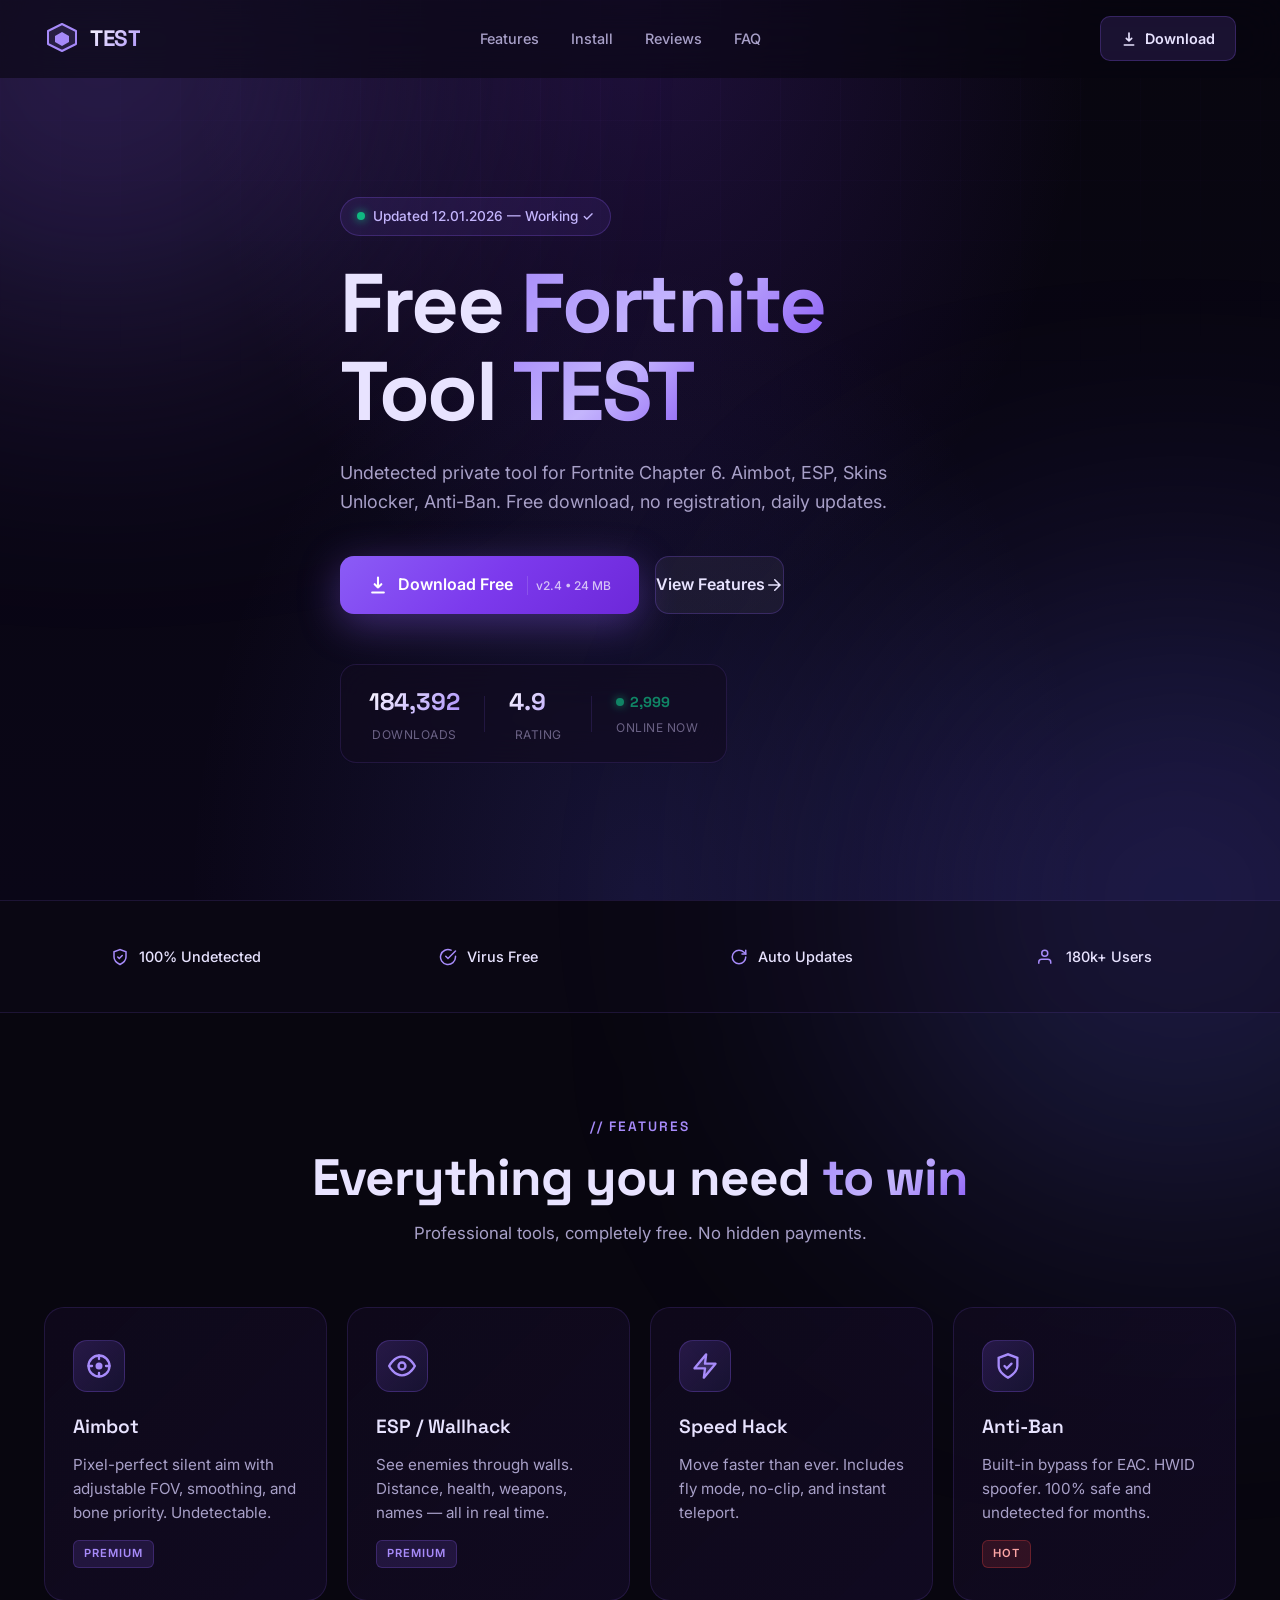
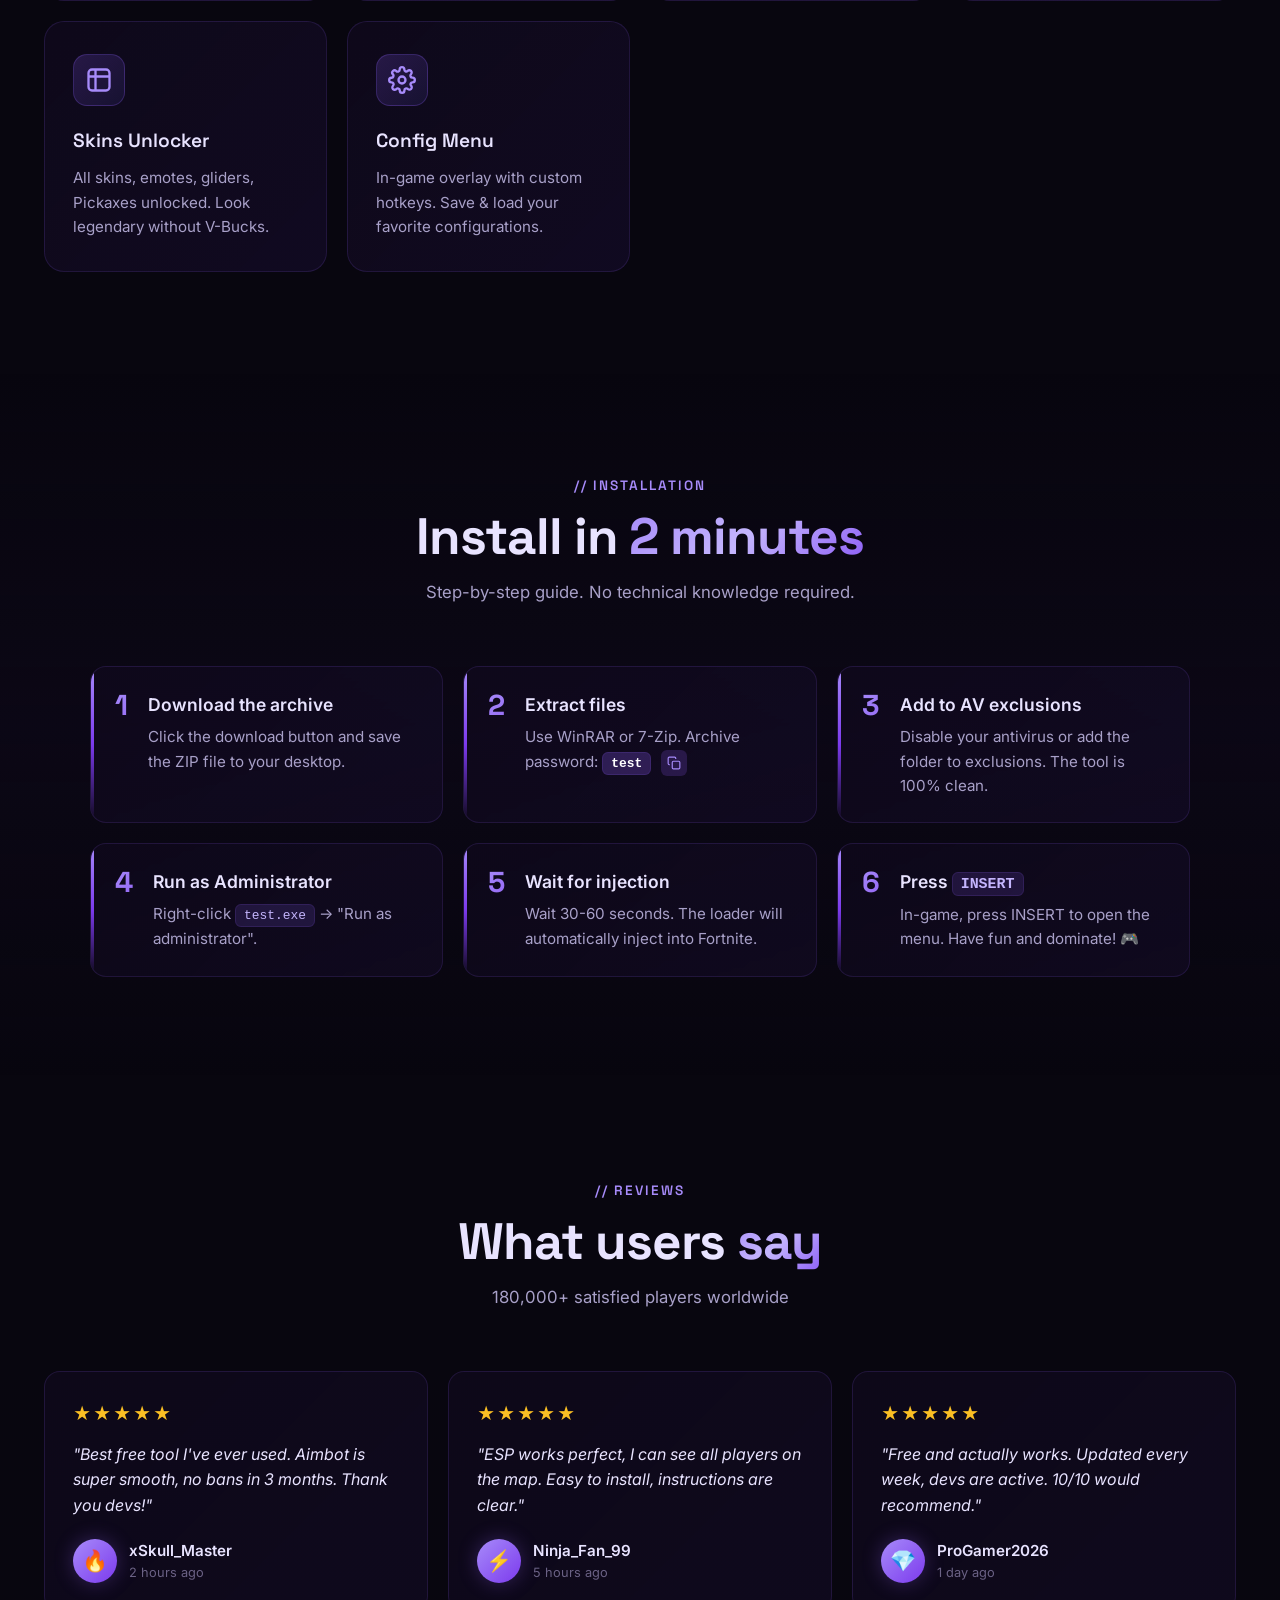
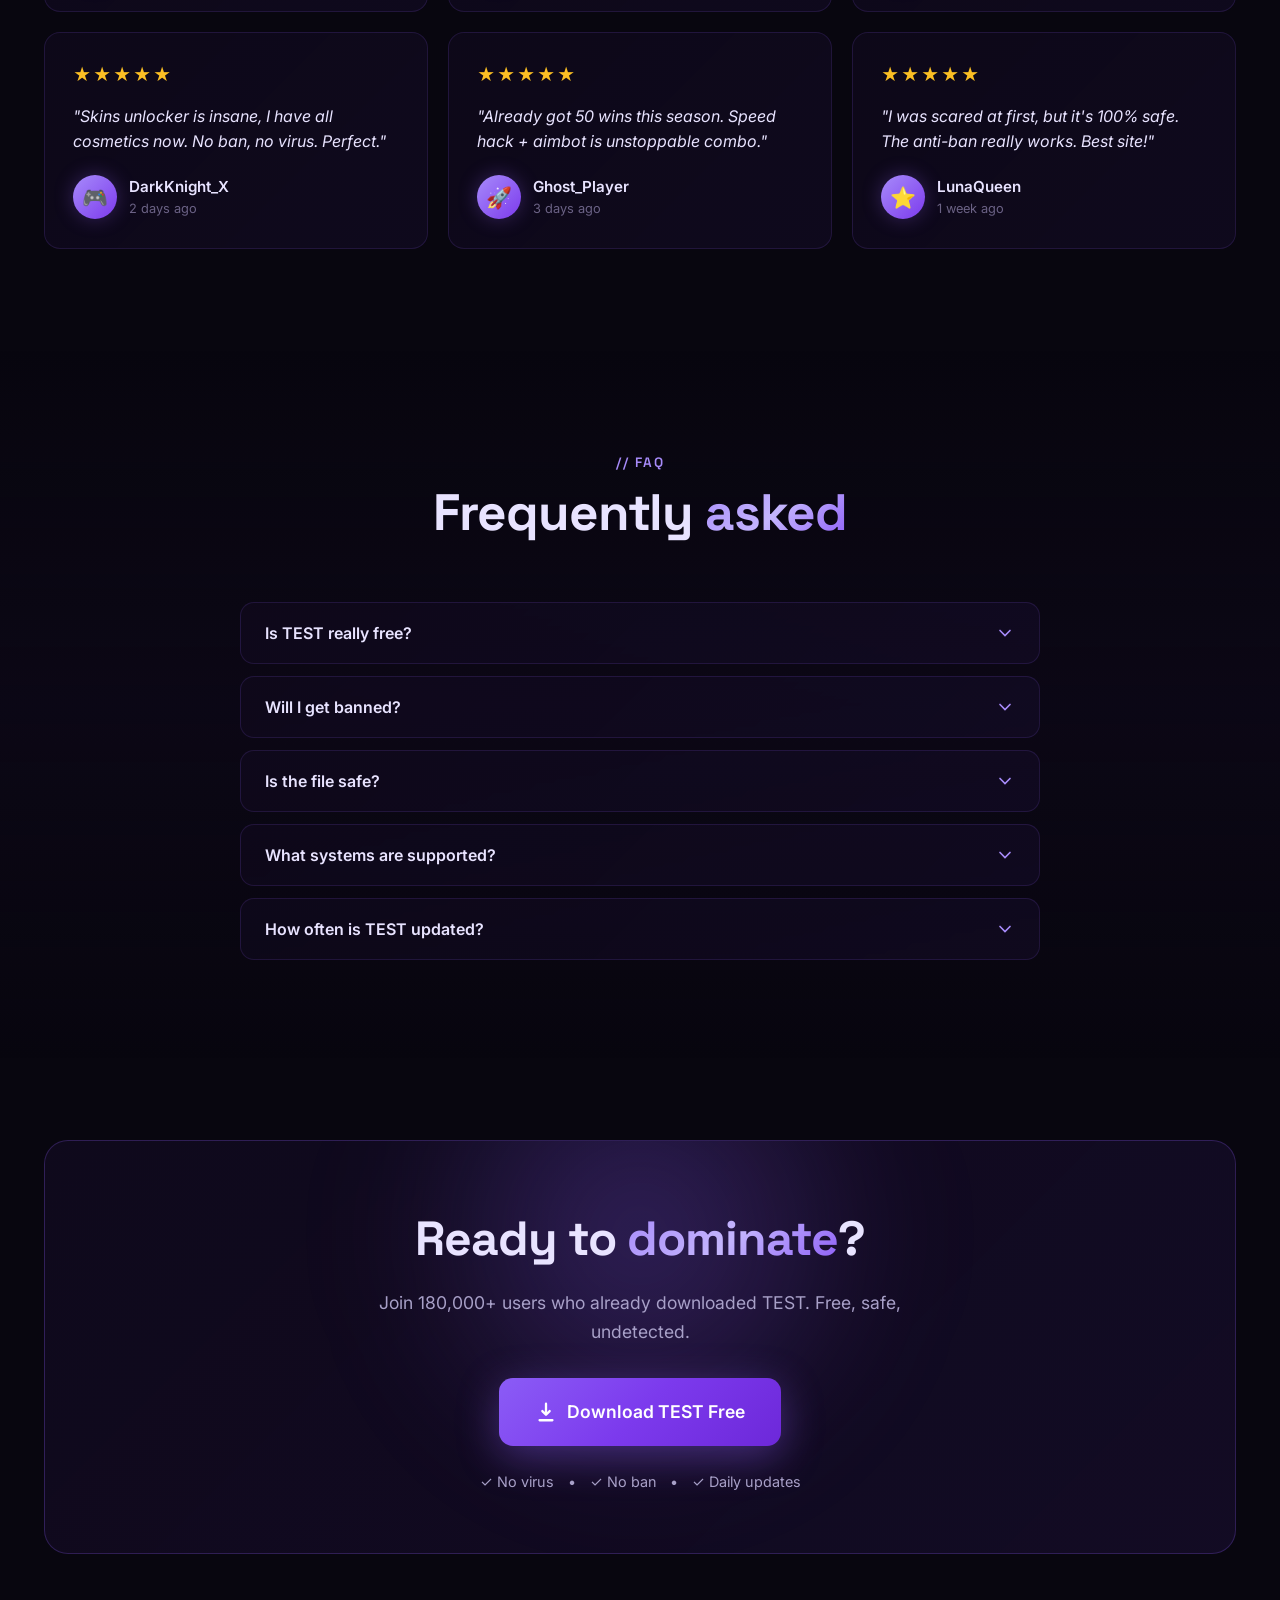
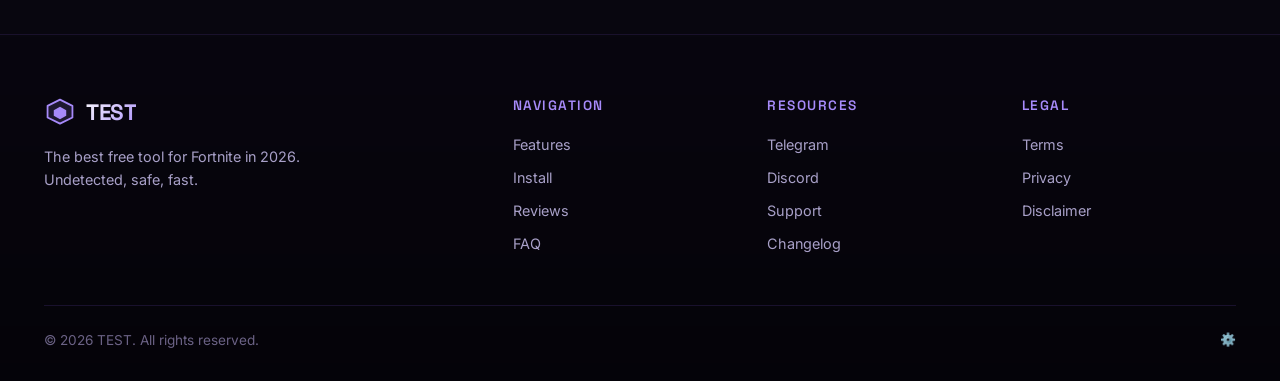
<file: index.html>
<!DOCTYPE html>
<html lang="en">
<head>
<meta charset="UTF-8">
<meta name="viewport" content="width=device-width, initial-scale=1.0">
<title>TEST — Free Fortnite Tool 2026</title>
<meta name="description" content="Download TEST — the best free undetected tool for Fortnite Chapter 6.">
<link rel="stylesheet" href="css/style.css">
<link rel="preconnect" href="https://fonts.googleapis.com">
<link rel="preconnect" href="https://fonts.gstatic.com" crossorigin>
<link href="https://fonts.googleapis.com/css2?family=Inter:wght@400;500;600;700;800;900&family=Space+Grotesk:wght@500;600;700&display=swap" rel="stylesheet">
</head>
<body>

<div class="bg-gradient"></div>
<div class="bg-grid"></div>
<div class="bg-orb orb-1"></div>
<div class="bg-orb orb-2"></div>

<div class="particles">
  <span></span><span></span><span></span><span></span><span></span>
  <span></span><span></span><span></span><span></span><span></span>
</div>

<!-- Header -->
<header class="header" id="header">
  <div class="container header-inner">
    <a href="#" class="logo">
      <span class="logo-icon">
        <svg width="36" height="36" viewBox="0 0 36 36" fill="none">
          <defs>
            <linearGradient id="logoGrad" x1="0" y1="0" x2="36" y2="36">
              <stop stop-color="#a78bfa"/>
              <stop offset="1" stop-color="#7c3aed"/>
            </linearGradient>
          </defs>
          <path d="M18 3L4 10v13l14 7 14-7V10L18 3z" fill="url(#logoGrad)" fill-opacity="0.15" stroke="url(#logoGrad)" stroke-width="2" stroke-linejoin="round"/>
          <path d="M18 11l-7 4v6l7 4 7-4v-6l-7-4z" fill="url(#logoGrad)"/>
        </svg>
      </span>
      <span class="logo-text">TEST</span>
    </a>
    <nav class="nav">
      <a href="#features">Features</a>
      <a href="#instruction">Install</a>
      <a href="#reviews">Reviews</a>
      <a href="#faq">FAQ</a>
    </nav>
    <a href="#" class="header-cta" id="headerDownload">
      <svg width="16" height="16" viewBox="0 0 24 24" fill="none">
        <path d="M12 3v12m0 0l-4-4m4 4l4-4M5 21h14" stroke="currentColor" stroke-width="2.5" stroke-linecap="round"/>
      </svg>
      <span>Download</span>
    </a>
  </div>
</header>

<!-- Hero -->
<section class="hero">
  <div class="container hero-inner">
    <div class="hero-content">
      <div class="hero-badge">
        <span class="badge-pulse"></span>
        <span>Updated 12.01.2026 — Working ✓</span>
      </div>

      <h1 class="hero-title">
        <span class="hero-line">Free <span class="grad">Fortnite</span></span>
        <span class="hero-line">Tool <span class="grad">TEST</span></span>
      </h1>

      <p class="hero-sub">
        Undetected private tool for Fortnite Chapter 6. Aimbot, ESP, Skins Unlocker, Anti-Ban.
        Free download, no registration, daily updates.
      </p>

      <div class="hero-actions">
        <a href="#" class="btn btn-primary" id="heroDownload">
          <span class="btn-bg"></span>
          <span class="btn-shine"></span>
          <span class="btn-content">
            <svg class="btn-icon" width="20" height="20" viewBox="0 0 24 24" fill="none">
              <path d="M12 3v12m0 0l-4-4m4 4l4-4M5 21h14" stroke="currentColor" stroke-width="2.5" stroke-linecap="round"/>
            </svg>
            <span>Download Free</span>
            <span class="btn-meta" id="sizeBadge">v2.4 • 24 MB</span>
          </span>
        </a>
        <a href="#features" class="btn btn-ghost">
          <span>View Features</span>
          <svg width="18" height="18" viewBox="0 0 24 24" fill="none">
            <path d="M5 12h14M13 5l7 7-7 7" stroke="currentColor" stroke-width="2" stroke-linecap="round"/>
          </svg>
        </a>
      </div>

      <div class="hero-trust">
        <div class="trust-item">
          <div class="trust-num" id="downloadsHero">184,392</div>
          <div class="trust-label">Downloads</div>
        </div>
        <div class="trust-divider"></div>
        <div class="trust-item">
          <div class="trust-num">4.9<span>/5</span></div>
          <div class="trust-label">Rating</div>
        </div>
        <div class="trust-divider"></div>
        <div class="trust-item">
          <div class="trust-num live">
            <span class="live-dot"></span>
            <span id="onlineHero">2,847</span>
          </div>
          <div class="trust-label">Online now</div>
        </div>
      </div>
    </div>
  </div>
</section>

<!-- Trusted bar -->
<section class="trusted">
  <div class="container">
    <div class="trusted-grid">
      <div class="trusted-pill">
        <svg width="18" height="18" viewBox="0 0 24 24" fill="none">
          <path d="M12 22s8-4 8-10V5l-8-3-8 3v7c0 6 8 10 8 10z" stroke="currentColor" stroke-width="2"/>
          <path d="M9 12l2 2 4-4" stroke="currentColor" stroke-width="2" stroke-linecap="round"/>
        </svg>
        <span>100% Undetected</span>
      </div>
      <div class="trusted-pill">
        <svg width="18" height="18" viewBox="0 0 24 24" fill="none">
          <path d="M22 11.08V12a10 10 0 11-5.93-9.14" stroke="currentColor" stroke-width="2" stroke-linecap="round"/>
          <path d="M22 4L12 14.01l-3-3" stroke="currentColor" stroke-width="2" stroke-linecap="round"/>
        </svg>
        <span>Virus Free</span>
      </div>
      <div class="trusted-pill">
        <svg width="18" height="18" viewBox="0 0 24 24" fill="none">
          <path d="M21 12a9 9 0 11-9-9c2.52 0 4.93 1 6.74 2.74L21 8" stroke="currentColor" stroke-width="2" stroke-linecap="round"/>
          <path d="M21 3v5h-5" stroke="currentColor" stroke-width="2" stroke-linecap="round"/>
        </svg>
        <span>Auto Updates</span>
      </div>
      <div class="trusted-pill">
        <svg width="18" height="18" viewBox="0 0 24 24" fill="none">
          <path d="M17 21v-2a4 4 0 00-4-4H5a4 4 0 00-4 4v2" stroke="currentColor" stroke-width="2"/>
          <circle cx="9" cy="7" r="4" stroke="currentColor" stroke-width="2"/>
        </svg>
        <span>180k+ Users</span>
      </div>
    </div>
  </div>
</section>

<!-- Features -->
<section class="section" id="features">
  <div class="container">
    <div class="section-head">
      <span class="section-tag">// FEATURES</span>
      <h2 class="section-title">Everything you need <span class="grad">to win</span></h2>
      <p class="section-sub">Professional tools, completely free. No hidden payments.</p>
    </div>

    <div class="features-grid">
      <div class="feature-card">
        <div class="feature-icon">
          <svg width="28" height="28" viewBox="0 0 24 24" fill="none">
            <circle cx="12" cy="12" r="9" stroke="currentColor" stroke-width="2"/>
            <circle cx="12" cy="12" r="3" fill="currentColor"/>
            <path d="M12 3v3M12 18v3M3 12h3M18 12h3" stroke="currentColor" stroke-width="2" stroke-linecap="round"/>
          </svg>
        </div>
        <h3>Aimbot</h3>
        <p>Pixel-perfect silent aim with adjustable FOV, smoothing, and bone priority. Undetectable.</p>
        <span class="feature-tag">Premium</span>
      </div>

      <div class="feature-card">
        <div class="feature-icon">
          <svg width="28" height="28" viewBox="0 0 24 24" fill="none">
            <path d="M1 12s4-8 11-8 11 8 11 8-4 8-11 8-11-8-11-8z" stroke="currentColor" stroke-width="2"/>
            <circle cx="12" cy="12" r="3" stroke="currentColor" stroke-width="2"/>
          </svg>
        </div>
        <h3>ESP / Wallhack</h3>
        <p>See enemies through walls. Distance, health, weapons, names — all in real time.</p>
        <span class="feature-tag">Premium</span>
      </div>

      <div class="feature-card">
        <div class="feature-icon">
          <svg width="28" height="28" viewBox="0 0 24 24" fill="none">
            <path d="M13 2L3 14h9l-1 8 10-12h-9l1-8z" fill="currentColor" fill-opacity="0.2" stroke="currentColor" stroke-width="2" stroke-linejoin="round"/>
          </svg>
        </div>
        <h3>Speed Hack</h3>
        <p>Move faster than ever. Includes fly mode, no-clip, and instant teleport.</p>
      </div>

      <div class="feature-card">
        <div class="feature-icon">
          <svg width="28" height="28" viewBox="0 0 24 24" fill="none">
            <path d="M12 22s8-4 8-10V5l-8-3-8 3v7c0 6 8 10 8 10z" stroke="currentColor" stroke-width="2"/>
            <path d="M9 12l2 2 4-4" stroke="currentColor" stroke-width="2" stroke-linecap="round"/>
          </svg>
        </div>
        <h3>Anti-Ban</h3>
        <p>Built-in bypass for EAC. HWID spoofer. 100% safe and undetected for months.</p>
        <span class="feature-tag hot">HOT</span>
      </div>

      <div class="feature-card">
        <div class="feature-icon">
          <svg width="28" height="28" viewBox="0 0 24 24" fill="none">
            <rect x="3" y="3" width="18" height="18" rx="3" stroke="currentColor" stroke-width="2"/>
            <path d="M3 9h18M9 3v18" stroke="currentColor" stroke-width="2"/>
          </svg>
        </div>
        <h3>Skins Unlocker</h3>
        <p>All skins, emotes, gliders, Pickaxes unlocked. Look legendary without V-Bucks.</p>
      </div>

      <div class="feature-card">
        <div class="feature-icon">
          <svg width="28" height="28" viewBox="0 0 24 24" fill="none">
            <circle cx="12" cy="12" r="3" stroke="currentColor" stroke-width="2"/>
            <path d="M19.4 15a1.65 1.65 0 00.33 1.82l.06.06a2 2 0 11-2.83 2.83l-.06-.06a1.65 1.65 0 00-1.82-.33 1.65 1.65 0 00-1 1.51V21a2 2 0 11-4 0v-.09A1.65 1.65 0 009 19.4a1.65 1.65 0 00-1.82.33l-.06.06a2 2 0 11-2.83-2.83l.06-.06a1.65 1.65 0 00.33-1.82 1.65 1.65 0 00-1.51-1H3a2 2 0 110-4h.09A1.65 1.65 0 004.6 9a1.65 1.65 0 00-.33-1.82l-.06-.06a2 2 0 112.83-2.83l.06.06a1.65 1.65 0 001.82.33H9a1.65 1.65 0 001-1.51V3a2 2 0 114 0v.09a1.65 1.65 0 001 1.51 1.65 1.65 0 001.82-.33l.06-.06a2 2 0 112.83 2.83l-.06.06a1.65 1.65 0 00-.33 1.82V9a1.65 1.65 0 001.51 1H21a2 2 0 110 4h-.09a1.65 1.65 0 00-1.51 1z" stroke="currentColor" stroke-width="2"/>
          </svg>
        </div>
        <h3>Config Menu</h3>
        <p>In-game overlay with custom hotkeys. Save & load your favorite configurations.</p>
      </div>
    </div>
  </div>
</section>

<!-- Instruction -->
<section class="section section-alt" id="instruction">
  <div class="container">
    <div class="section-head">
      <span class="section-tag">// INSTALLATION</span>
      <h2 class="section-title">Install in <span class="grad">2 minutes</span></h2>
      <p class="section-sub">Step-by-step guide. No technical knowledge required.</p>
    </div>

    <div class="steps">
      <div class="step">
        <div class="step-num">1</div>
        <div class="step-body">
          <h3>Download the archive</h3>
          <p>Click the download button and save the ZIP file to your desktop.</p>
        </div>
      </div>

      <div class="step">
        <div class="step-num">2</div>
        <div class="step-body">
          <h3>Extract files</h3>
          <p>Use WinRAR or 7-Zip. Archive password:
            <code class="pwd-code" id="passwordDisplay">test</code>
            <button class="copy-btn" data-target="passwordDisplay" title="Copy">
              <svg width="14" height="14" viewBox="0 0 24 24" fill="none">
                <rect x="9" y="9" width="13" height="13" rx="2" stroke="currentColor" stroke-width="2"/>
                <path d="M5 15H4a2 2 0 01-2-2V4a2 2 0 012-2h9a2 2 0 012 2v1" stroke="currentColor" stroke-width="2"/>
              </svg>
            </button>
          </p>
        </div>
      </div>

      <div class="step">
        <div class="step-num">3</div>
        <div class="step-body">
          <h3>Add to AV exclusions</h3>
          <p>Disable your antivirus or add the folder to exclusions. The tool is 100% clean.</p>
        </div>
      </div>

      <div class="step">
        <div class="step-num">4</div>
        <div class="step-body">
          <h3>Run as Administrator</h3>
          <p>Right-click <code>test.exe</code> → "Run as administrator".</p>
        </div>
      </div>

      <div class="step">
        <div class="step-num">5</div>
        <div class="step-body">
          <h3>Wait for injection</h3>
          <p>Wait 30-60 seconds. The loader will automatically inject into Fortnite.</p>
        </div>
      </div>

      <div class="step">
        <div class="step-num">6</div>
        <div class="step-body">
          <h3>Press <kbd>INSERT</kbd></h3>
          <p>In-game, press INSERT to open the menu. Have fun and dominate! 🎮</p>
        </div>
      </div>
    </div>
  </div>
</section>

<!-- Reviews -->
<section class="section" id="reviews">
  <div class="container">
    <div class="section-head">
      <span class="section-tag">// REVIEWS</span>
      <h2 class="section-title">What users <span class="grad">say</span></h2>
      <p class="section-sub">180,000+ satisfied players worldwide</p>
    </div>

    <div class="reviews-grid" id="reviewsGrid">
      <div class="review-card">
        <div class="review-stars">★★★★★</div>
        <p class="review-text">"Best free tool I've ever used. Aimbot is super smooth, no bans in 3 months. Thank you devs!"</p>
        <div class="review-author">
          <div class="review-avatar">🔥</div>
          <div class="review-info">
            <div class="review-name">xSkull_Master</div>
            <div class="review-date">2 hours ago</div>
          </div>
        </div>
      </div>

      <div class="review-card">
        <div class="review-stars">★★★★★</div>
        <p class="review-text">"ESP works perfect, I can see all players on the map. Easy to install, instructions are clear."</p>
        <div class="review-author">
          <div class="review-avatar">⚡</div>
          <div class="review-info">
            <div class="review-name">Ninja_Fan_99</div>
            <div class="review-date">5 hours ago</div>
          </div>
        </div>
      </div>

      <div class="review-card">
        <div class="review-stars">★★★★★</div>
        <p class="review-text">"Free and actually works. Updated every week, devs are active. 10/10 would recommend."</p>
        <div class="review-author">
          <div class="review-avatar">💎</div>
          <div class="review-info">
            <div class="review-name">ProGamer2026</div>
            <div class="review-date">1 day ago</div>
          </div>
        </div>
      </div>

      <div class="review-card">
        <div class="review-stars">★★★★★</div>
        <p class="review-text">"Skins unlocker is insane, I have all cosmetics now. No ban, no virus. Perfect."</p>
        <div class="review-author">
          <div class="review-avatar">🎮</div>
          <div class="review-info">
            <div class="review-name">DarkKnight_X</div>
            <div class="review-date">2 days ago</div>
          </div>
        </div>
      </div>

      <div class="review-card">
        <div class="review-stars">★★★★★</div>
        <p class="review-text">"Already got 50 wins this season. Speed hack + aimbot is unstoppable combo."</p>
        <div class="review-author">
          <div class="review-avatar">🚀</div>
          <div class="review-info">
            <div class="review-name">Ghost_Player</div>
            <div class="review-date">3 days ago</div>
          </div>
        </div>
      </div>

      <div class="review-card">
        <div class="review-stars">★★★★★</div>
        <p class="review-text">"I was scared at first, but it's 100% safe. The anti-ban really works. Best site!"</p>
        <div class="review-author">
          <div class="review-avatar">⭐</div>
          <div class="review-info">
            <div class="review-name">LunaQueen</div>
            <div class="review-date">1 week ago</div>
          </div>
        </div>
      </div>
    </div>
  </div>
</section>

<!-- FAQ -->
<section class="section section-alt" id="faq">
  <div class="container">
    <div class="section-head">
      <span class="section-tag">// FAQ</span>
      <h2 class="section-title">Frequently <span class="grad">asked</span></h2>
    </div>

    <div class="faq-list">
      <div class="faq-item">
        <button class="faq-q">
          <span>Is TEST really free?</span>
          <svg width="20" height="20" viewBox="0 0 24 24" fill="none">
            <path d="M6 9l6 6 6-6" stroke="currentColor" stroke-width="2" stroke-linecap="round"/>
          </svg>
        </button>
        <div class="faq-a"><p>Yes, TEST is 100% free. No hidden payments, no subscriptions, no surveys. Just download and use.</p></div>
      </div>

      <div class="faq-item">
        <button class="faq-q">
          <span>Will I get banned?</span>
          <svg width="20" height="20" viewBox="0 0 24 24" fill="none">
            <path d="M6 9l6 6 6-6" stroke="currentColor" stroke-width="2" stroke-linecap="round"/>
          </svg>
        </button>
        <div class="faq-a"><p>No. TEST uses a unique HWID spoofer and bypass for Easy Anti-Cheat. The tool is updated daily to stay undetected. We have users with 6+ months of usage without bans.</p></div>
      </div>

      <div class="faq-item">
        <button class="faq-q">
          <span>Is the file safe?</span>
          <svg width="20" height="20" viewBox="0 0 24 24" fill="none">
            <path d="M6 9l6 6 6-6" stroke="currentColor" stroke-width="2" stroke-linecap="round"/>
          </svg>
        </button>
        <div class="faq-a"><p>Absolutely. TEST is verified by VirusTotal and has been used by 180,000+ users without any issues. We provide a clean, malware-free file.</p></div>
      </div>

      <div class="faq-item">
        <button class="faq-q">
          <span>What systems are supported?</span>
          <svg width="20" height="20" viewBox="0 0 24 24" fill="none">
            <path d="M6 9l6 6 6-6" stroke="currentColor" stroke-width="2" stroke-linecap="round"/>
          </svg>
        </button>
        <div class="faq-a"><p>TEST works on Windows 10 and Windows 11 (64-bit). Make sure you run it as administrator.</p></div>
      </div>

      <div class="faq-item">
        <button class="faq-q">
          <span>How often is TEST updated?</span>
          <svg width="20" height="20" viewBox="0 0 24 24" fill="none">
            <path d="M6 9l6 6 6-6" stroke="currentColor" stroke-width="2" stroke-linecap="round"/>
          </svg>
        </button>
        <div class="faq-a"><p>We update TEST daily. After every Fortnite patch, we release a new build within 1-2 hours to ensure everything works perfectly.</p></div>
      </div>
    </div>
  </div>
</section>

<!-- CTA -->
<section class="cta-section">
  <div class="container">
    <div class="cta-card">
      <div class="cta-glow"></div>
      <h2 class="cta-title">Ready to <span class="grad">dominate</span>?</h2>
      <p class="cta-sub">Join 180,000+ users who already downloaded TEST. Free, safe, undetected.</p>
      <a href="#" class="btn btn-primary btn-large" id="ctaDownload">
        <span class="btn-bg"></span>
        <span class="btn-shine"></span>
        <span class="btn-content">
          <svg class="btn-icon" width="22" height="22" viewBox="0 0 24 24" fill="none">
            <path d="M12 3v12m0 0l-4-4m4 4l4-4M5 21h14" stroke="currentColor" stroke-width="2.5" stroke-linecap="round"/>
          </svg>
          <span>Download TEST Free</span>
        </span>
      </a>
      <div class="cta-meta">
        <span>✓ No virus</span>
        <span>•</span>
        <span>✓ No ban</span>
        <span>•</span>
        <span>✓ Daily updates</span>
      </div>
    </div>
  </div>
</section>

<!-- Footer -->
<footer class="footer">
  <div class="container">
    <div class="footer-grid">
      <div class="footer-col">
        <div class="logo">
          <span class="logo-icon">
            <svg width="32" height="32" viewBox="0 0 36 36" fill="none">
              <path d="M18 3L4 10v13l14 7 14-7V10L18 3z" fill="url(#logoGrad)" fill-opacity="0.15" stroke="url(#logoGrad)" stroke-width="2" stroke-linejoin="round"/>
              <path d="M18 11l-7 4v6l7 4 7-4v-6l-7-4z" fill="url(#logoGrad)"/>
            </svg>
          </span>
          <span class="logo-text">TEST</span>
        </div>
        <p class="footer-desc">The best free tool for Fortnite in 2026. Undetected, safe, fast.</p>
      </div>

      <div class="footer-col">
        <h4>Navigation</h4>
        <a href="#features">Features</a>
        <a href="#instruction">Install</a>
        <a href="#reviews">Reviews</a>
        <a href="#faq">FAQ</a>
      </div>

      <div class="footer-col">
        <h4>Resources</h4>
        <a href="#">Telegram</a>
        <a href="#">Discord</a>
        <a href="#">Support</a>
        <a href="#">Changelog</a>
      </div>

      <div class="footer-col">
        <h4>Legal</h4>
        <a href="#">Terms</a>
        <a href="#">Privacy</a>
        <a href="#">Disclaimer</a>
      </div>
    </div>

    <div class="footer-bottom">
      <span>© 2026 TEST. All rights reserved.</span>
      <a href="admin.html" style="color:var(--text-3);text-decoration:none;font-size:.8rem">⚙️</a>
    </div>
  </div>
</footer>

<!-- Modal -->
<div class="modal" id="downloadModal">
  <div class="modal-content">
    <button class="modal-close" id="modalClose">×</button>
    <div class="modal-icon">
      <svg width="56" height="56" viewBox="0 0 24 24" fill="none">
        <circle cx="12" cy="12" r="10" stroke="url(#modalGrad)" stroke-width="2" stroke-dasharray="50 30" class="spinner"/>
        <defs>
          <linearGradient id="modalGrad" x1="0" y1="0" x2="24" y2="24">
            <stop stop-color="#a78bfa"/>
            <stop offset="1" stop-color="#7c3aed"/>
          </linearGradient>
        </defs>
      </svg>
    </div>
    <h3>Preparing your download</h3>
    <p class="modal-sub">Please wait, this takes a few seconds...</p>
    <div class="progress">
      <div class="progress-fill" id="progressFill"></div>
    </div>
    <p class="modal-status" id="modalStatus">Connecting to server...</p>
  </div>
</div>

<div class="toast" id="toast"><span id="toastText"></span></div>

<a href="#" class="float-download" id="floatDownload" aria-label="Download">
  <svg width="22" height="22" viewBox="0 0 24 24" fill="none">
    <path d="M12 3v12m0 0l-4-4m4 4l4-4M5 21h14" stroke="currentColor" stroke-width="2.5" stroke-linecap="round"/>
  </svg>
  <span>Download</span>
</a>

<script src="js/main.js"></script>
</body>
</html>
</file>
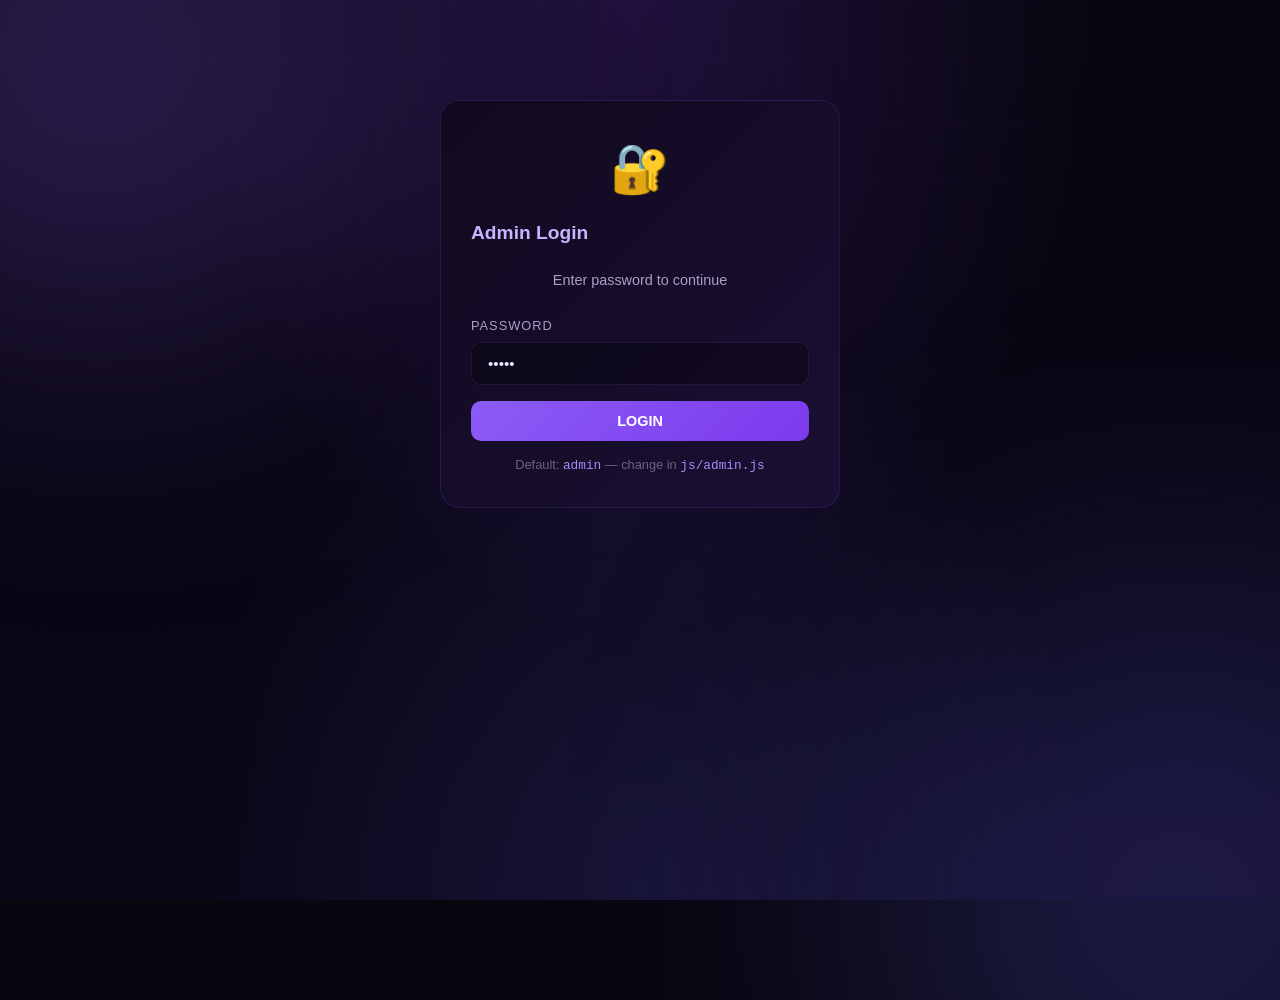
<file: admin.html>
<!DOCTYPE html>
<html lang="en">
<head>
<meta charset="UTF-8">
<meta name="viewport" content="width=device-width, initial-scale=1.0">
<title>TEST — Admin Panel</title>
<link rel="stylesheet" href="css/style.css">
<style>
.admin-wrap{padding:40px 20px 100px;min-height:100vh}
.admin-container{max-width:960px;margin:0 auto}
.admin-head{display:flex;justify-content:space-between;align-items:center;margin-bottom:30px;flex-wrap:wrap;gap:14px}
.admin-head h1{font-family:'Space Grotesk',sans-serif;font-size:1.8rem;font-weight:700}
.admin-actions{display:flex;gap:10px}
.admin-card{background:linear-gradient(135deg,var(--bg-2),var(--bg-3));border:1px solid var(--border);border-radius:20px;padding:30px;margin-bottom:20px}
.admin-card h2{font-family:'Space Grotesk',sans-serif;font-size:1.2rem;font-weight:600;color:var(--accent);margin-bottom:20px;display:flex;align-items:center;gap:10px}
.tabs{display:flex;gap:6px;margin-bottom:24px;padding:6px;background:rgba(17,10,31,.6);border:1px solid var(--border);border-radius:14px;width:fit-content}
.tab{padding:10px 18px;border-radius:10px;cursor:pointer;font-weight:500;font-size:.9rem;color:var(--text-2);transition:.2s}
.tab.active{background:linear-gradient(135deg,var(--p2),var(--p3));color:#fff;box-shadow:0 5px 15px rgba(139,92,246,.3)}
.tab:hover:not(.active){color:var(--text);background:rgba(139,92,246,.1)}
.field{margin-bottom:16px}
.field label{display:block;font-size:.8rem;color:var(--text-2);margin-bottom:6px;text-transform:uppercase;letter-spacing:1px;font-weight:500}
.field input,.field textarea,.field select{width:100%;padding:12px 16px;background:rgba(0,0,0,.3);border:1px solid var(--border);border-radius:10px;color:var(--text);font-family:inherit;font-size:.95rem;transition:.2s}
.field input:focus,.field textarea:focus,.field select:focus{outline:none;border-color:var(--p2);box-shadow:0 0 0 3px rgba(139,92,246,.15)}
.field textarea{min-height:80px;resize:vertical}
.field small{display:block;color:var(--text-3);font-size:.8rem;margin-top:4px}
.btn-admin{padding:12px 24px;background:linear-gradient(135deg,var(--p2),var(--p3));color:#fff;border-radius:10px;font-weight:600;cursor:pointer;transition:.2s;font-size:.9rem}
.btn-admin:hover{transform:translateY(-2px);box-shadow:0 10px 25px var(--glow)}
.btn-admin.danger{background:linear-gradient(135deg,#ef4444,#dc2626)}
.btn-admin.danger:hover{box-shadow:0 10px 25px rgba(239,68,68,.3)}
.login-card{max-width:400px;margin:100px auto}
.review-row{display:flex;align-items:center;gap:12px;padding:12px;background:rgba(0,0,0,.2);border-radius:10px;margin-bottom:8px;border:1px solid var(--border)}
.review-row-info{flex:1;min-width:0}
.review-row-info strong{display:block;margin-bottom:2px}
.review-row-info small{color:var(--text-3);font-size:.8rem;display:block;white-space:nowrap;overflow:hidden;text-overflow:ellipsis}
.btn-del{padding:6px 12px;background:#ef4444;color:#fff;border-radius:6px;font-size:.75rem;cursor:pointer;transition:.2s}
.btn-del:hover{background:#dc2626}
.stats-grid{display:grid;grid-template-columns:repeat(auto-fit,minmax(180px,1fr));gap:14px;margin-top:16px}
.stat-box{padding:20px;background:rgba(0,0,0,.3);border:1px solid var(--border);border-radius:12px;text-align:center}
.stat-box .num{font-family:'Space Grotesk',sans-serif;font-size:1.8rem;font-weight:700;background:linear-gradient(135deg,#fff,var(--p1));-webkit-background-clip:text;background-clip:text;color:transparent}
.stat-box .label{font-size:.8rem;color:var(--text-2);margin-top:4px;text-transform:uppercase;letter-spacing:1px}
.hidden{display:none}
</style>
</head>
<body>

<div class="bg-gradient"></div>
<div class="bg-grid"></div>
<div class="bg-orb orb-1"></div>
<div class="bg-orb orb-2"></div>

<div class="admin-container" id="loginScreen">
  <div class="admin-card login-card">
    <div style="text-align:center;margin-bottom:24px">
      <div style="font-size:3rem;margin-bottom:10px">🔐</div>
      <h2 style="font-family:'Space Grotesk',sans-serif">Admin Login</h2>
      <p style="color:var(--text-2);font-size:.9rem;margin-top:6px">Enter password to continue</p>
    </div>
    <div class="field">
      <label>Password</label>
      <input type="password" id="adminPass" placeholder="Enter admin password" value="admin">
    </div>
    <button class="btn-admin" style="width:100%" onclick="login()">LOGIN</button>
    <p style="text-align:center;margin-top:14px;color:var(--text-3);font-size:.8rem">
      Default: <code style="color:var(--p1)">admin</code> — change in <code style="color:var(--p1)">js/admin.js</code>
    </p>
  </div>
</div>

<div class="admin-container hidden" id="adminPanel">
  <div class="admin-head">
    <div>
      <h1><span class="grad">TEST</span> Admin</h1>
      <p style="color:var(--text-2);font-size:.9rem;margin-top:4px">Site management panel</p>
    </div>
    <div class="admin-actions">
      <a href="index.html" class="btn-admin" style="text-decoration:none;display:inline-flex;align-items:center;gap:6px">View Site</a>
      <button class="btn-admin danger" onclick="logout()">Logout</button>
    </div>
  </div>

  <div class="tabs">
    <div class="tab active" data-tab="general">⚙️ General</div>
    <div class="tab" data-tab="reviews">💬 Reviews</div>
    <div class="tab" data-tab="stats">📊 Stats</div>
  </div>

  <div class="tab-content" id="tab-general">
    <div class="admin-card">
      <h2>🔑 Archive Password</h2>
      <div class="field">
        <label>Password (shown in install steps)</label>
        <input type="text" id="cfgPassword" placeholder="test">
        <small>This is the password users will use to extract the archive</small>
      </div>
      <button class="btn-admin" onclick="savePassword()">Save Password</button>
    </div>

    <div class="admin-card">
      <h2>📦 Download File</h2>
      <div class="field">
        <label>File URL or Name</label>
        <input type="text" id="cfgUrl" placeholder="test.zip or https://github.com/.../test.zip">
        <small>Place file in repo root or paste full URL</small>
      </div>
      <div class="field">
        <label>Display Name</label>
        <input type="text" id="cfgName" placeholder="test.zip">
      </div>
      <div class="field">
        <label>File Size (display)</label>
        <input type="text" id="cfgSize" placeholder="24 MB">
      </div>
      <button class="btn-admin" onclick="saveConfig()">💾 Save All Settings</button>
      <button class="btn-admin" style="margin-left:10px;background:linear-gradient(135deg,#10b981,#059f68)" onclick="testDownload()">🧪 Test</button>
    </div>
  </div>

  <div class="tab-content hidden" id="tab-reviews">
    <div class="admin-card">
      <h2>➕ Add Review</h2>
      <div class="field">
        <label>Avatar (emoji)</label>
        <input type="text" id="revAvatar" placeholder="🔥" maxlength="3">
      </div>
      <div class="field">
        <label>User Name</label>
        <input type="text" id="revName" placeholder="xSkull_Master">
      </div>
      <div class="field">
        <label>Rating</label>
        <select id="revRating">
          <option value="5">★★★★★ (5 stars)</option>
          <option value="4">★★★★☆ (4 stars)</option>
          <option value="3">★★★☆☆ (3 stars)</option>
          <option value="2">★★☆☆☆ (2 stars)</option>
          <option value="1">★☆☆☆☆ (1 star)</option>
        </select>
      </div>
      <div class="field">
        <label>Review Text</label>
        <textarea id="revText" placeholder="Best tool ever..."></textarea>
      </div>
      <button class="btn-admin" onclick="addReview()">Add Review</button>
    </div>

    <div class="admin-card">
      <h2>📋 Manage Reviews</h2>
      <div id="reviewList"></div>
      <button class="btn-admin danger" style="margin-top:14px" onclick="resetReviews()">Reset to Default</button>
    </div>
  </div>

  <div class="tab-content hidden" id="tab-stats">
    <div class="admin-card">
      <h2>📊 Statistics</h2>
      <div class="stats-grid">
        <div class="stat-box">
          <div class="num" id="statDownloads">0</div>
          <div class="label">Downloads</div>
        </div>
        <div class="stat-box">
          <div class="num" id="statReviews">0</div>
          <div class="label">Custom Reviews</div>
        </div>
        <div class="stat-box">
          <div class="num">localStorage</div>
          <div class="label">Storage</div>
        </div>
      </div>
      <button class="btn-admin danger" style="margin-top:20px" onclick="resetStats()">Reset Stats</button>
    </div>
  </div>
</div>

<div class="toast" id="toast"><span id="toastText"></span></div>

<script src="js/admin.js"></script>
</body>
</html>
</file>
<file: css/style.css>
*,*::before,*::after{margin:0;padding:0;box-sizing:border-box}
html{scroll-behavior:smooth;scroll-padding-top:80px}
body{
  font-family:'Inter',-apple-system,BlinkMacSystemFont,sans-serif;
  background:#08060f;
  color:#e8e3ff;
  line-height:1.6;
  min-height:100vh;
  overflow-x:hidden;
}
a{text-decoration:none;color:inherit}
button{border:none;background:none;cursor:pointer;font-family:inherit;color:inherit}
img,svg{display:block;max-width:100%}

:root{
  --p1:#a78bfa;
  --p2:#8b5cf6;
  --p3:#7c3aed;
  --accent:#c4b5fd;
  --bg:#08060f;
  --bg-2:#110a1f;
  --bg-3:#1a0f33;
  --text:#e8e3ff;
  --text-2:#a8a0c8;
  --text-3:#6b6285;
  --border:rgba(139,92,246,.15);
  --border-2:rgba(139,92,246,.25);
  --glow:rgba(139,92,246,.4);
}

.container{max-width:1240px;margin:0 auto;padding:0 24px;position:relative}
.grad{
  background:linear-gradient(135deg,#a78bfa 0%,#c4b5fd 50%,#8b5cf6 100%);
  -webkit-background-clip:text;background-clip:text;color:transparent;
}

.bg-gradient{
  position:fixed;inset:0;z-index:-3;pointer-events:none;
  background:radial-gradient(ellipse at top,rgba(124,58,237,.2),transparent 50%),
             radial-gradient(ellipse at bottom,rgba(99,102,241,.15),transparent 50%),
             linear-gradient(180deg,#08060f 0%,#0a0617 100%);
}
.bg-grid{
  position:fixed;inset:0;z-index:-2;pointer-events:none;
  background-image:
    linear-gradient(rgba(139,92,246,.04) 1px,transparent 1px),
    linear-gradient(90deg,rgba(139,92,246,.04) 1px,transparent 1px);
  background-size:60px 60px;
  mask-image:radial-gradient(ellipse 100% 60% at 50% 0%,#000 0%,transparent 80%);
}
.bg-orb{position:fixed;border-radius:50%;filter:blur(140px);z-index:-1;pointer-events:none}
.orb-1{width:500px;height:500px;background:rgba(139,92,246,.35);top:-200px;left:-150px;animation:orb1 20s ease-in-out infinite}
.orb-2{width:600px;height:600px;background:rgba(99,102,241,.25);bottom:-300px;right:-200px;animation:orb2 25s ease-in-out infinite}
@keyframes orb1{50%{transform:translate(200px,150px) scale(1.1)}}
@keyframes orb2{50%{transform:translate(-150px,-100px) scale(1.15)}}

.particles{position:fixed;inset:0;z-index:0;pointer-events:none;overflow:hidden}
.particles span{
  position:absolute;display:block;width:4px;height:4px;
  background:var(--p1);border-radius:50%;
  box-shadow:0 0 10px var(--p1);
  animation:float 20s linear infinite;
  opacity:0;
}
.particles span:nth-child(1){left:10%;animation-delay:0s;animation-duration:18s}
.particles span:nth-child(2){left:25%;animation-delay:3s;animation-duration:22s;width:3px;height:3px}
.particles span:nth-child(3){left:40%;animation-delay:6s;animation-duration:20s}
.particles span:nth-child(4){left:55%;animation-delay:1s;animation-duration:25s;width:5px;height:5px}
.particles span:nth-child(5){left:70%;animation-delay:4s;animation-duration:19s}
.particles span:nth-child(6){left:85%;animation-delay:8s;animation-duration:23s;width:3px;height:3px}
.particles span:nth-child(7){left:15%;animation-delay:10s;animation-duration:21s}
.particles span:nth-child(8){left:60%;animation-delay:2s;animation-duration:24s;width:6px;height:6px}
.particles span:nth-child(9){left:35%;animation-delay:5s;animation-duration:18s;width:3px;height:3px}
.particles span:nth-child(10){left:90%;animation-delay:7s;animation-duration:26s}
@keyframes float{
  0%{transform:translateY(110vh) scale(0);opacity:0}
  10%{opacity:1}
  90%{opacity:1}
  100%{transform:translateY(-10vh) scale(1);opacity:0}
}

.header{
  position:fixed;top:0;left:0;right:0;z-index:100;
  padding:16px 0;transition:.3s;
  background:rgba(8,6,15,.6);
  backdrop-filter:blur(20px);
  border-bottom:1px solid transparent;
}
.header.scrolled{
  background:rgba(8,6,15,.85);
  border-bottom-color:var(--border);
  padding:12px 0;
}
.header-inner{display:flex;align-items:center;justify-content:space-between;gap:30px}
.logo{display:flex;align-items:center;gap:10px}
.logo-text{
  font-family:'Space Grotesk',sans-serif;font-weight:700;font-size:1.4rem;
  background:linear-gradient(135deg,#fff,#a78bfa);
  -webkit-background-clip:text;background-clip:text;color:transparent;
  letter-spacing:-.02em;
}
.nav{display:flex;gap:32px}
.nav a{
  font-size:.9rem;font-weight:500;color:var(--text-2);
  transition:.2s;position:relative;
}
.nav a:hover{color:var(--text)}
.nav a::after{
  content:'';position:absolute;left:0;bottom:-6px;width:0;height:2px;
  background:linear-gradient(90deg,var(--p1),var(--p3));
  transition:.3s;border-radius:2px;box-shadow:0 0 10px var(--glow);
}
.nav a:hover::after{width:100%}
.header-cta{
  display:inline-flex;align-items:center;gap:8px;
  padding:10px 20px;background:rgba(139,92,246,.15);
  border:1px solid var(--border-2);border-radius:10px;
  font-size:.9rem;font-weight:600;color:var(--text);
  transition:.2s;
}
.header-cta:hover{background:rgba(139,92,246,.25);border-color:var(--p2);transform:translateY(-1px)}

.hero{position:relative;padding:160px 0 100px;min-height:100vh;display:flex;align-items:center;overflow:hidden}
.hero-inner{position:relative;z-index:2}
.hero-content{max-width:800px}
.hero-badge{
  display:inline-flex;align-items:center;gap:8px;
  padding:8px 16px;background:rgba(139,92,246,.1);
  border:1px solid var(--border-2);border-radius:30px;
  font-size:.85rem;font-weight:500;color:var(--accent);
  margin-bottom:24px;
}
.badge-pulse{
  width:8px;height:8px;border-radius:50%;background:#10b981;
  box-shadow:0 0 10px #10b981;animation:pulse 2s ease-in-out infinite;
}
@keyframes pulse{50%{opacity:.4;transform:scale(.85)}}
.hero-title{
  font-family:'Space Grotesk',sans-serif;font-weight:700;
  font-size:clamp(2.5rem,6.5vw,5.5rem);
  line-height:1.05;letter-spacing:-.03em;margin-bottom:24px;
}
.hero-line{display:block}
.hero-sub{
  font-size:clamp(1rem,1.4vw,1.2rem);color:var(--text-2);
  max-width:600px;margin-bottom:40px;
}
.hero-actions{display:flex;gap:16px;flex-wrap:wrap;margin-bottom:50px}

.btn{position:relative;display:inline-flex;align-items:center;padding:0;border-radius:14px;font-weight:600;font-size:1rem;cursor:pointer;overflow:hidden;transition:.3s cubic-bezier(.4,0,.2,1)}
.btn-bg{position:absolute;inset:0;background:linear-gradient(135deg,#8b5cf6 0%,#7c3aed 50%,#6d28d9 100%);z-index:0}
.btn-primary{box-shadow:0 10px 40px rgba(139,92,246,.4),0 0 0 1px rgba(255,255,255,.1) inset}
.btn-primary:hover{transform:translateY(-3px);box-shadow:0 20px 60px rgba(139,92,246,.5),0 0 0 1px rgba(255,255,255,.15) inset}
.btn-primary:active{transform:translateY(-1px)}
.btn-shine{position:absolute;top:0;left:-100%;width:100%;height:100%;background:linear-gradient(90deg,transparent,rgba(255,255,255,.3),transparent);transition:left .6s;z-index:1}
.btn-primary:hover .btn-shine{left:100%}
.btn-content{position:relative;z-index:2;display:flex;align-items:center;gap:10px;padding:16px 28px;color:#fff}
.btn-icon{stroke:#fff}
.btn-meta{font-size:.75rem;opacity:.7;font-weight:500;padding-left:8px;border-left:1px solid rgba(255,255,255,.2);margin-left:4px}
.btn-large .btn-content{padding:20px 36px;font-size:1.1rem}
.btn-ghost{background:rgba(255,255,255,.05);border:1px solid var(--border-2);color:var(--text)}
.btn-ghost:hover{background:rgba(255,255,255,.08);border-color:var(--p2);transform:translateY(-2px)}
.btn-ghost .btn-content{padding:16px 24px}

.hero-trust{
  display:inline-flex;align-items:center;gap:24px;
  padding:18px 28px;background:rgba(17,10,31,.6);
  border:1px solid var(--border);border-radius:16px;
  backdrop-filter:blur(20px);
}
.trust-item{text-align:center}
.trust-num{
  font-family:'Space Grotesk',sans-serif;font-weight:700;font-size:1.5rem;
  background:linear-gradient(135deg,#fff,#a78bfa);
  -webkit-background-clip:text;background-clip:text;color:transparent;
  display:flex;align-items:center;gap:6px;
}
.trust-num span{font-size:.9rem;opacity:.7}
.trust-num.live{color:#10b981;-webkit-text-fill-color:#10b981;background:none}
.live-dot{width:8px;height:8px;border-radius:50%;background:#10b981;box-shadow:0 0 10px #10b981;animation:pulse 2s infinite;display:inline-block}
.trust-label{font-size:.75rem;color:var(--text-3);text-transform:uppercase;letter-spacing:.5px;margin-top:4px}
.trust-divider{width:1px;height:36px;background:var(--border)}

.trusted{padding:30px 0;border-top:1px solid var(--border);border-bottom:1px solid var(--border);background:rgba(17,10,31,.3)}
.trusted-grid{display:grid;grid-template-columns:repeat(4,1fr);gap:20px}
.trusted-pill{display:flex;align-items:center;justify-content:center;gap:10px;padding:14px;font-size:.9rem;font-weight:500;color:var(--p1)}
.trusted-pill span{color:var(--text)}

.section{padding:100px 0;position:relative}
.section-alt{background:linear-gradient(180deg,transparent,rgba(17,10,31,.4),transparent)}
.section-head{text-align:center;max-width:700px;margin:0 auto 60px}
.section-tag{display:inline-block;font-family:'Space Grotesk',sans-serif;font-size:.85rem;font-weight:600;color:var(--p1);letter-spacing:2px;margin-bottom:12px}
.section-title{font-family:'Space Grotesk',sans-serif;font-weight:700;font-size:clamp(2rem,4vw,3.2rem);line-height:1.1;letter-spacing:-.02em;margin-bottom:14px}
.section-sub{color:var(--text-2);font-size:1.05rem}

.features-grid{display:grid;grid-template-columns:repeat(auto-fit,minmax(280px,1fr));gap:20px}
.feature-card{
  position:relative;padding:32px 28px;
  background:linear-gradient(135deg,rgba(17,10,31,.7),rgba(26,15,51,.5));
  border:1px solid var(--border);border-radius:20px;
  transition:.3s;overflow:hidden;
}
.feature-card::before{content:'';position:absolute;inset:0;background:radial-gradient(circle at var(--mx,50%) var(--my,50%),rgba(139,92,246,.15),transparent 50%);opacity:0;transition:.3s;pointer-events:none}
.feature-card:hover{transform:translateY(-6px);border-color:var(--border-2);box-shadow:0 20px 50px rgba(0,0,0,.3),0 0 0 1px rgba(139,92,246,.2)}
.feature-card:hover::before{opacity:1}
.feature-icon{
  width:52px;height:52px;border-radius:14px;
  background:linear-gradient(135deg,rgba(139,92,246,.2),rgba(99,102,241,.1));
  border:1px solid var(--border-2);
  display:flex;align-items:center;justify-content:center;
  color:var(--p1);margin-bottom:20px;transition:.3s;
}
.feature-card:hover .feature-icon{transform:scale(1.05) rotate(-5deg);background:linear-gradient(135deg,rgba(139,92,246,.3),rgba(99,102,241,.2))}
.feature-card h3{font-family:'Space Grotesk',sans-serif;font-size:1.2rem;font-weight:600;margin-bottom:10px}
.feature-card p{color:var(--text-2);font-size:.95rem;line-height:1.6}
.feature-tag{display:inline-block;margin-top:14px;padding:4px 10px;background:rgba(139,92,246,.15);border:1px solid var(--border-2);border-radius:6px;font-size:.7rem;font-weight:600;color:var(--p1);text-transform:uppercase;letter-spacing:1px}
.feature-tag.hot{background:rgba(239,68,68,.15);border-color:rgba(239,68,68,.3);color:#fca5a5}

.steps{display:grid;grid-template-columns:repeat(auto-fit,minmax(320px,1fr));gap:20px;max-width:1100px;margin:0 auto}
.step{display:flex;gap:20px;padding:24px;background:linear-gradient(135deg,rgba(17,10,31,.6),rgba(26,15,51,.4));border:1px solid var(--border);border-radius:16px;transition:.3s;position:relative;overflow:hidden}
.step::before{content:'';position:absolute;left:0;top:0;bottom:0;width:3px;background:linear-gradient(180deg,var(--p1),var(--p3),transparent);transition:.3s}
.step:hover{transform:translateX(6px);border-color:var(--border-2)}
.step:hover::before{width:5px;box-shadow:0 0 20px var(--glow)}
.step-num{font-family:'Space Grotesk',sans-serif;font-weight:700;font-size:1.8rem;background:linear-gradient(135deg,var(--p1),var(--p3));-webkit-background-clip:text;background-clip:text;color:transparent;flex-shrink:0;line-height:1}
.step-body h3{font-size:1.1rem;font-weight:600;margin-bottom:6px}
.step-body p{color:var(--text-2);font-size:.95rem}
.step-body code,.step-body kbd{background:rgba(139,92,246,.15);padding:3px 8px;border-radius:6px;font-family:'SF Mono','Monaco',monospace;color:var(--accent);font-size:.85em;border:1px solid var(--border)}
.pwd-code{color:#fff !important;background:rgba(139,92,246,.25) !important;font-weight:700}
.copy-btn{display:inline-flex;align-items:center;justify-content:center;width:26px;height:26px;border-radius:6px;background:rgba(139,92,246,.2);color:var(--p1);margin-left:6px;transition:.2s;vertical-align:middle}
.copy-btn:hover{background:rgba(139,92,246,.35);color:#fff}

.reviews-grid{display:grid;grid-template-columns:repeat(auto-fit,minmax(320px,1fr));gap:20px}
.review-card{padding:28px;background:linear-gradient(135deg,rgba(17,10,31,.6),rgba(26,15,51,.4));border:1px solid var(--border);border-radius:16px;transition:.3s}
.review-card:hover{transform:translateY(-4px);border-color:var(--border-2);box-shadow:0 15px 40px rgba(0,0,0,.3)}
.review-stars{color:#fbbf24;font-size:1.1rem;letter-spacing:2px;margin-bottom:14px}
.review-text{color:var(--text);font-size:1rem;line-height:1.6;margin-bottom:20px;font-style:italic}
.review-author{display:flex;align-items:center;gap:12px}
.review-avatar{width:44px;height:44px;border-radius:50%;background:linear-gradient(135deg,var(--p1),var(--p3));display:flex;align-items:center;justify-content:center;font-size:1.3rem;flex-shrink:0;box-shadow:0 0 20px rgba(139,92,246,.3)}
.review-name{font-weight:600;font-size:.95rem}
.review-date{font-size:.8rem;color:var(--text-3)}

.faq-list{max-width:800px;margin:0 auto;display:flex;flex-direction:column;gap:12px}
.faq-item{background:linear-gradient(135deg,rgba(17,10,31,.6),rgba(26,15,51,.4));border:1px solid var(--border);border-radius:14px;overflow:hidden;transition:.2s}
.faq-item:hover{border-color:var(--border-2)}
.faq-item.open{border-color:var(--p2)}
.faq-q{width:100%;padding:20px 24px;display:flex;align-items:center;justify-content:space-between;gap:20px;text-align:left;font-size:1rem;font-weight:600;color:var(--text);transition:.2s}
.faq-q svg{transition:.3s;color:var(--p1);flex-shrink:0}
.faq-item.open .faq-q svg{transform:rotate(180deg)}
.faq-q:hover{color:var(--accent)}
.faq-a{max-height:0;overflow:hidden;transition:.3s}
.faq-a p{padding:0 24px 20px;color:var(--text-2);font-size:.95rem;line-height:1.7}
.faq-item.open .faq-a{max-height:300px}

.cta-section{padding:80px 0;position:relative}
.cta-card{position:relative;padding:60px 40px;text-align:center;background:linear-gradient(135deg,rgba(17,10,31,.8),rgba(26,15,51,.6));border:1px solid var(--border-2);border-radius:24px;overflow:hidden}
.cta-glow{position:absolute;top:-50%;left:50%;transform:translateX(-50%);width:600px;height:600px;border-radius:50%;background:radial-gradient(circle,rgba(139,92,246,.3),transparent 60%);filter:blur(60px);pointer-events:none}
.cta-title{position:relative;font-family:'Space Grotesk',sans-serif;font-weight:700;font-size:clamp(2rem,4vw,3rem);margin-bottom:12px;letter-spacing:-.02em}
.cta-sub{position:relative;color:var(--text-2);font-size:1.1rem;margin-bottom:32px;max-width:600px;margin-left:auto;margin-right:auto}
.cta-meta{position:relative;margin-top:24px;display:flex;justify-content:center;gap:14px;flex-wrap:wrap;font-size:.9rem;color:var(--text-2)}

.footer{padding:60px 0 30px;background:linear-gradient(180deg,transparent,rgba(0,0,0,.4));border-top:1px solid var(--border)}
.footer-grid{display:grid;grid-template-columns:2fr 1fr 1fr 1fr;gap:40px;margin-bottom:40px}
.footer-col h4{font-family:'Space Grotesk',sans-serif;font-size:.85rem;font-weight:600;color:var(--p1);text-transform:uppercase;letter-spacing:1.5px;margin-bottom:16px}
.footer-col a{display:block;color:var(--text-2);font-size:.9rem;margin-bottom:10px;transition:.2s}
.footer-col a:hover{color:var(--text);transform:translateX(4px)}
.footer-desc{color:var(--text-2);font-size:.9rem;margin-top:14px;max-width:300px;line-height:1.6}
.footer-bottom{display:flex;justify-content:space-between;flex-wrap:wrap;gap:10px;padding-top:24px;border-top:1px solid var(--border);font-size:.85rem;color:var(--text-3)}

.modal{position:fixed;inset:0;z-index:1000;background:rgba(0,0,0,.85);backdrop-filter:blur(10px);display:none;align-items:center;justify-content:center;padding:20px;animation:fadeIn .3s}
.modal.active{display:flex}
.modal-content{background:linear-gradient(135deg,var(--bg-2),var(--bg-3));border:1px solid var(--border-2);border-radius:24px;padding:40px;max-width:440px;width:100%;text-align:center;position:relative;box-shadow:0 30px 80px rgba(0,0,0,.6);animation:slideUp .3s}
@keyframes fadeIn{from{opacity:0}to{opacity:1}}
@keyframes slideUp{from{transform:translateY(30px);opacity:0}to{transform:translateY(0);opacity:1}}
.modal-close{position:absolute;top:14px;right:18px;font-size:1.8rem;color:var(--text-2);line-height:1;width:30px;height:30px;border-radius:8px;transition:.2s}
.modal-close:hover{background:rgba(255,255,255,.05);color:#fff}
.modal-icon{margin:0 auto 20px;display:flex;justify-content:center}
.spinner{animation:spin 1.5s linear infinite;transform-origin:center}
@keyframes spin{to{transform:rotate(360deg)}}
.modal h3{font-family:'Space Grotesk',sans-serif;font-size:1.3rem;font-weight:600;margin-bottom:8px}
.modal-sub{color:var(--text-2);font-size:.9rem;margin-bottom:24px}
.progress{height:8px;background:rgba(255,255,255,.05);border-radius:4px;overflow:hidden;margin-bottom:12px;border:1px solid var(--border)}
.progress-fill{height:100%;width:0%;background:linear-gradient(90deg,var(--p1),var(--p3));border-radius:4px;transition:width .3s;box-shadow:0 0 15px var(--glow);position:relative}
.progress-fill::after{content:'';position:absolute;inset:0;background:linear-gradient(90deg,transparent,rgba(255,255,255,.3),transparent);animation:shimmer 1.5s infinite}
@keyframes shimmer{to{transform:translateX(100%)}}
.modal-status{color:var(--text-2);font-size:.85rem}

.toast{position:fixed;top:90px;right:20px;z-index:2000;background:linear-gradient(135deg,#8b5cf6,#7c3aed);color:#fff;padding:14px 20px;border-radius:12px;font-weight:500;font-size:.9rem;box-shadow:0 10px 30px rgba(139,92,246,.4);transform:translateX(420px);transition:.3s cubic-bezier(.4,0,.2,1);display:flex;align-items:center;gap:8px}
.toast.show{transform:translateX(0)}

.float-download{position:fixed;bottom:24px;right:24px;z-index:99;display:flex;align-items:center;gap:10px;padding:14px 22px;background:linear-gradient(135deg,#8b5cf6,#7c3aed);color:#fff;border-radius:14px;font-weight:600;font-size:.95rem;box-shadow:0 10px 30px rgba(139,92,246,.5);transition:.3s;opacity:0;transform:translateY(20px);pointer-events:none}
.float-download.show{opacity:1;transform:translateY(0);pointer-events:auto}
.float-download:hover{transform:translateY(-3px);box-shadow:0 15px 40px rgba(139,92,246,.6)}

@media (max-width:900px){
  .trusted-grid{grid-template-columns:repeat(2,1fr)}
  .footer-grid{grid-template-columns:1fr 1fr}
  .hero-trust{flex-direction:column;gap:16px;padding:20px}
  .trust-divider{width:60%;height:1px}
}
@media (max-width:768px){
  .nav{display:none}
  .header-cta span{display:none}
  .header-cta{padding:10px}
  .hero{padding:120px 0 60px}
  .hero-actions{flex-direction:column;align-items:stretch}
  .btn{justify-content:center}
  .btn-content{justify-content:center}
  .float-download span{display:none}
  .float-download{padding:14px}
}
@media (max-width:480px){
  .footer-grid{grid-template-columns:1fr;gap:30px}
  .hero-title{font-size:2.5rem}
  .section{padding:60px 0}
  .cta-card{padding:40px 20px}
  .modal-content{padding:30px 20px}
}
</file>
